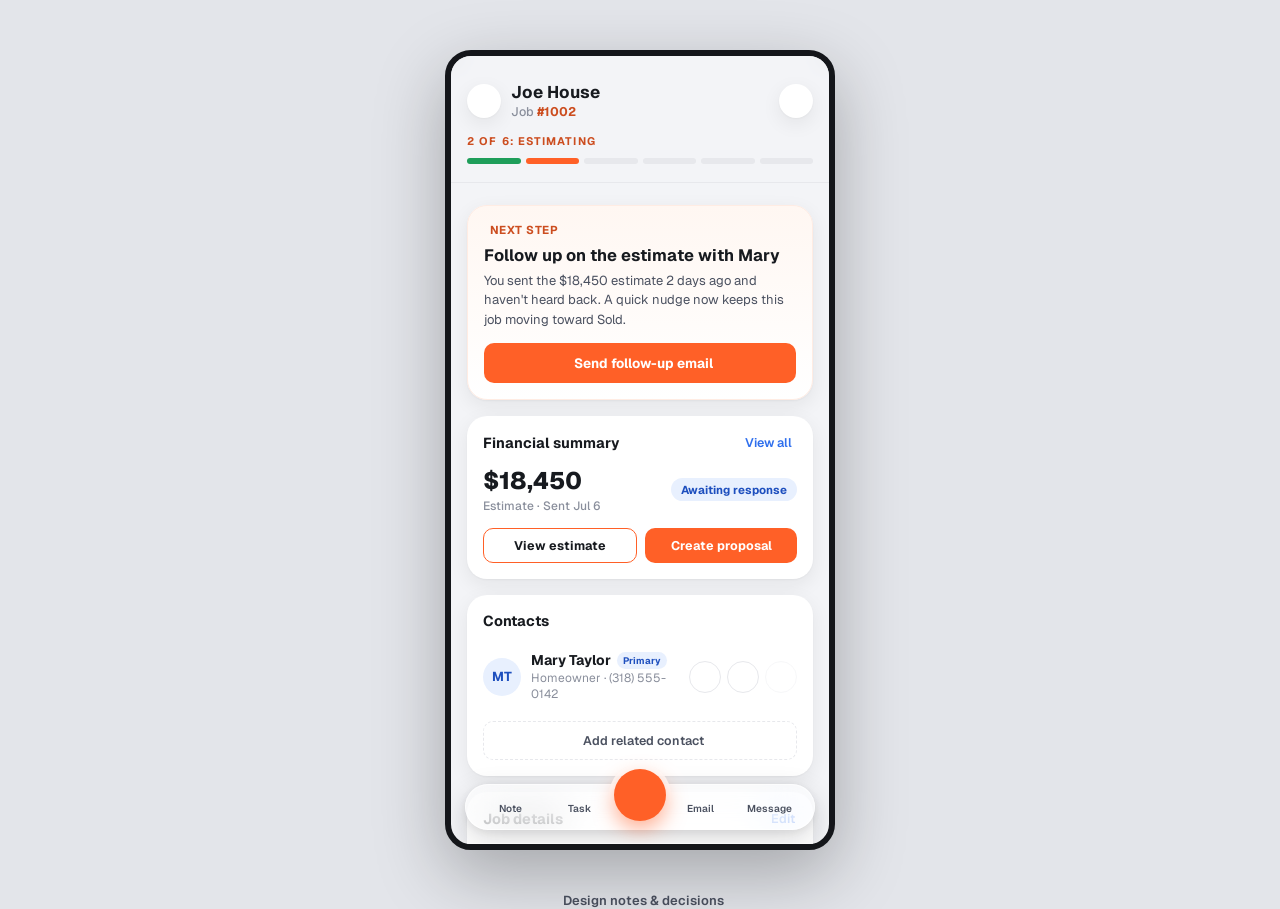
<file: index.html>
<!DOCTYPE html>
<html lang="en">
<head>
<meta charset="UTF-8">
<meta name="viewport" content="width=device-width, initial-scale=1, viewport-fit=cover">
<title>Joe House · Job #1002 · RoofPilot</title>
<link rel="preconnect" href="https://fonts.googleapis.com">
<link rel="preconnect" href="https://fonts.gstatic.com" crossorigin>
<link href="https://fonts.googleapis.com/css2?family=Geist:wght@400;500;600;700;800&display=swap" rel="stylesheet">
<link rel="stylesheet" href="https://use.hugeicons.com/font/icons.css">
<link rel="stylesheet" href="roofpilot-design-system.css">
<!--
  All shared visual styling (tokens, buttons, cards, stepper, sheets, etc.)
  now lives in roofpilot-design-system.css. This file only contains
  the HTML structure + JS behavior specific to the Job page.
-->
</head>
<body>
<div class="device-wrap">
<div class="app-frame" id="frame">
<div class="screen">

  <div class="header">
    <div class="topbar">
      <button class="iconbtn" aria-label="Back"><i class="hgi-stroke hgi-arrow-left-01 icon"></i></button>
      <div class="topbar-title">
        <h1>Joe House</h1>
        <p>Job <span>#1002</span></p>
      </div>
      <button class="iconbtn" id="menuBtn" aria-label="More options"><i class="hgi-stroke hgi-more-vertical icon"></i></button>
    </div>
    <div class="stage-progress" id="stepper">
      <div class="stage-tag" id="stageTag">2 of 6: Estimating</div>
      <div class="stage-bars">
        <button class="stage-bar done" data-stage="Lead" aria-label="Lead — completed"></button>
        <button class="stage-bar active" data-stage="Estimating" aria-label="Estimating — current stage"></button>
        <button class="stage-bar" data-stage="Sold" aria-label="Sold — upcoming"></button>
        <button class="stage-bar" data-stage="In Production" aria-label="In Production — upcoming"></button>
        <button class="stage-bar" data-stage="Accounts Receivable" aria-label="Accounts Receivable — upcoming"></button>
        <button class="stage-bar" data-stage="Completed" aria-label="Completed — upcoming"></button>
      </div>
    </div>
  </div>

  <main>

    <section>
      <div class="next-card">
        <div class="next-eyebrow"><i class="hgi-stroke hgi-flag-01 icon-sm"></i> Next step</div>
        <h3>Follow up on the estimate with Mary</h3>
        <p>You sent the $18,450 estimate 2 days ago and haven't heard back. A quick nudge now keeps this job moving toward Sold.</p>
        <button class="btn btn-primary" id="nextStepBtn">
          <i class="hgi-stroke hgi-mail-01 icon-sm"></i>
          Send follow-up email
        </button>
      </div>
    </section>

    <section>
      <div class="card">
        <div class="card-head">
          <h2>Financial summary</h2>
          <button class="linklike">View all <i class="hgi-stroke hgi-arrow-right-01 icon-sm"></i></button>
        </div>
        <div class="fin-row">
          <div>
            <div class="fin-amount">$18,450</div>
            <div class="fin-sub">Estimate · Sent Jul 6</div>
          </div>
          <span class="pill pill-blue">Awaiting response</span>
        </div>
        <div class="fin-actions">
          <button class="btn btn-secondary btn-sm" style="flex:1" id="viewEstimateBtn">View estimate</button>
          <button class="btn btn-primary btn-sm" style="flex:1" id="createProposalBtn">Create proposal</button>
        </div>
      </div>
    </section>

    <section>
      <div class="card">
        <div class="card-head">
          <h2>Contacts</h2>
        </div>
        <div id="contactsList">
          <div class="contact-row" data-primary="true">
            <div class="avatar">MT</div>
            <div class="contact-info">
              <div class="contact-name">Mary Taylor <span class="tag-tiny">Primary</span></div>
              <div class="contact-sub">Homeowner · (318) 555-0142</div>
            </div>
            <div class="contact-actions">
              <button class="circle-action" data-quick="message" data-name="Mary Taylor" aria-label="Text Mary"><i class="hgi-stroke hgi-message-01 icon-sm"></i></button>
              <button class="circle-action" data-quick="email" data-name="Mary Taylor" aria-label="Email Mary"><i class="hgi-stroke hgi-mail-01 icon-sm"></i></button>
              <button class="circle-action danger" data-delete-contact aria-label="Remove contact"><i class="hgi-stroke hgi-delete-02 icon-sm"></i></button>
            </div>
          </div>
        </div>
        <button class="add-row-btn" id="addContactBtn">
          <i class="hgi-stroke hgi-plus-sign icon-sm"></i>
          Add related contact
        </button>
      </div>
    </section>

    <section>
      <div class="card">
        <div class="card-head">
          <h2>Job details</h2>
          <button class="linklike" id="editFieldsBtn">
            <i class="hgi-stroke hgi-pencil-edit-01 icon-sm"></i>
            Edit
          </button>
        </div>
        <div class="field-grid" id="fieldsView">
          <div class="field"><label>Roof type</label><div class="val">Architectural shingles</div></div>
          <div class="field"><label>Roof age</label><div class="val">18 years</div></div>
          <div class="field"><label>Insurance company</label><div class="val">State Farm</div></div>
          <div class="field"><label>Claim #</label><div class="val">SF-88213-24</div></div>
          <div class="field"><label>Damage type</label><div class="val">Hail</div></div>
          <div class="field"><label>Date of loss</label><div class="val">04/12/2026</div></div>
          <div class="field"><label>Policy #</label><div class="val">HO-5523910</div></div>
          <div class="field"><label>Gated community</label><div class="val">No</div></div>
        </div>
        <div class="field-grid" id="fieldsEdit" style="display:none">
          <div class="field"><label>Roof type</label><input value="Architectural shingles"></div>
          <div class="field"><label>Roof age</label><input value="18 years"></div>
          <div class="field"><label>Insurance company</label><input value="State Farm"></div>
          <div class="field"><label>Claim #</label><input value="SF-88213-24"></div>
          <div class="field"><label>Damage type</label><input value="Hail"></div>
          <div class="field"><label>Date of loss</label><input value="04/12/2026"></div>
          <div class="field"><label>Policy #</label><input value="HO-5523910"></div>
          <div class="field"><label>Gated community</label><input value="No"></div>
        </div>
        <button class="btn btn-primary" id="saveFieldsBtn" style="display:none;margin-top:14px">Save changes</button>
        <div class="toggle-row">
          <span>Show all fields (incl. empty)</span>
          <button class="switch" id="showAllToggle"></button>
        </div>
      </div>
    </section>

    <section>
      <div class="card">
        <div class="card-head">
          <h2>Notes</h2>
        </div>
        <div id="notesList">
          <div class="note-row" data-note-id="seed-1">
            <div class="note-body">
              <div class="note-text">Mary confirmed architectural shingles, color Weathered Wood. Waiting on adjuster approval for full replacement vs. repair.</div>
              <textarea class="note-edit-input" style="display:none">Mary confirmed architectural shingles, color Weathered Wood. Waiting on adjuster approval for full replacement vs. repair.</textarea>
              <div class="note-time">Yesterday, 4:30 PM</div>
              <div class="note-edit-actions" style="display:none">
                <button class="btn btn-outline btn-sm" type="button" data-cancel-note>Cancel</button>
                <button class="btn btn-primary btn-sm" type="button" data-save-note>Save</button>
              </div>
            </div>
            <div class="note-actions">
              <button class="circle-action" data-edit-note aria-label="Edit note"><i class="hgi-stroke hgi-pencil-edit-01 icon-sm"></i></button>
              <button class="circle-action danger" data-delete-note aria-label="Delete note"><i class="hgi-stroke hgi-delete-02 icon-sm"></i></button>
            </div>
          </div>
        </div>
        <p class="empty-hint" id="notesEmptyHint" style="display:none">No notes yet — add one from the bottom bar.</p>
      </div>
    </section>

    <section>
      <div class="card">
        <div class="card-head">
          <h2>Tasks</h2>
          <button class="linklike" id="addTaskLink">
            <i class="hgi-stroke hgi-plus-sign icon-sm"></i>
            Add
          </button>
        </div>
        <div id="tasksList">
          <div class="task-row" data-task="1">
            <button class="check"><i class="hgi-stroke hgi-tick-01"></i></button>
            <div>
              <div class="task-title">Follow up on estimate with Mary</div>
              <div class="task-meta"><span>Due today</span>·<span>Sam Wells</span></div>
            </div>
          </div>
          <div class="task-row" data-task="2">
            <button class="check"><i class="hgi-stroke hgi-tick-01"></i></button>
            <div>
              <div class="task-title">Schedule adjuster walk</div>
              <div class="task-meta"><span>Due Mon, Jul 13</span>·<span>Sam Wells</span></div>
            </div>
          </div>
        </div>
      </div>
    </section>

    <section>
      <div class="card">
        <div class="card-head">
          <h2>Activity</h2>
        </div>
        <div id="activityList">
          <div class="act-row">
            <div class="act-ico" style="background:var(--blue-light);color:var(--blue-dark)"><i class="hgi-stroke hgi-mail-01"></i></div>
            <div class="act-body">
              <div class="act-title">Email sent — Estimate follow-up</div>
              <div class="act-desc">To Mary Taylor</div>
              <div class="act-time">Today, 9:12 AM</div>
            </div>
          </div>
          <div class="act-row">
            <div class="act-ico" style="background:var(--page);color:var(--ink-2)"><i class="hgi-stroke hgi-note-01"></i></div>
            <div class="act-body">
              <div class="act-title">Note added</div>
              <div class="act-desc">Mary confirmed architectural shingles, color Weathered Wood. Waiting on adjuster approval for full replacement vs. repair.</div>
              <div class="act-time">Yesterday, 4:30 PM</div>
            </div>
          </div>
          <div class="act-row">
            <div class="act-ico" style="background:var(--green-light);color:var(--green-dark)"><i class="hgi-stroke hgi-tick-01"></i></div>
            <div class="act-body">
              <div class="act-title">Task completed</div>
              <div class="act-desc">Send estimate to Mary Taylor</div>
              <div class="act-time">Jul 7, 11:05 AM</div>
            </div>
          </div>
          <div class="act-row">
            <div class="act-ico" style="background:var(--orange-light);color:var(--orange-dark)"><i class="hgi-stroke hgi-flag-01"></i></div>
            <div class="act-body">
              <div class="act-title">Stage changed</div>
              <div class="act-desc">Lead → Estimating</div>
              <div class="act-time">Jul 3, 2:18 PM</div>
            </div>
          </div>
          <div class="act-row">
            <div class="act-ico" style="background:var(--purple-light);color:var(--purple)"><i class="hgi-stroke hgi-user-02"></i></div>
            <div class="act-body">
              <div class="act-title">Job created</div>
              <div class="act-desc">From lead source: Referral — Robert Klein</div>
              <div class="act-time">Jul 1, 8:44 AM</div>
            </div>
          </div>
        </div>
      </div>
    </section>

  </main>

</div>

  <div class="bottombar">
    <button class="qa-btn" data-quick="note"><i class="hgi-stroke hgi-note-01"></i><span>Note</span></button>
    <button class="qa-btn" data-quick="task"><i class="hgi-stroke hgi-checkmark-square-02"></i><span>Task</span></button>
    <button class="qa-create" id="fabCreate" aria-label="Create"><i class="hgi-stroke hgi-plus-sign"></i></button>
    <button class="qa-btn" data-quick="email"><i class="hgi-stroke hgi-mail-01"></i><span>Email</span></button>
    <button class="qa-btn" data-quick="message"><i class="hgi-stroke hgi-message-01"></i><span>Message</span></button>
  </div>

  <div class="overlay" id="overlay"></div>

  <!-- Add contact sheet -->
  <div class="sheet" id="sheetContact">
    <div class="sheet-handle"></div>
    <div class="sheet-head"><h3>Add a contact</h3><button class="iconbtn" data-close><i class="hgi-stroke hgi-cancel-01 icon-sm"></i></button></div>
    <p class="sheet-sub">Add a spouse, co-owner, or anyone else involved in this job. They'll show up alongside Mary on the job.</p>
    <div class="form-field"><label>Full name</label><input id="cName" placeholder="e.g. John Doe"></div>
    <div class="form-field">
      <label>Relationship</label>
      <div class="chip-row" id="relChips">
        <button class="chip sel" data-rel="Spouse">Spouse</button>
        <button class="chip" data-rel="Co-owner">Co-owner</button>
        <button class="chip" data-rel="Tenant">Tenant</button>
        <button class="chip" data-rel="Other">Other</button>
      </div>
    </div>
    <div class="form-field"><label>Phone</label><input id="cPhone" placeholder="(318) 555-0198"></div>
    <div class="form-field"><label>Email</label><input id="cEmail" placeholder="name@email.com"></div>
    <div class="checkbox-row"><input type="checkbox" id="cPrimary"><label for="cPrimary">Set as primary contact</label></div>
    <button class="btn btn-primary" id="cSubmit" disabled>Add contact</button>
  </div>

  <!-- Note sheet -->
  <div class="sheet" id="sheetNote">
    <div class="sheet-handle"></div>
    <div class="sheet-head"><h3>New note</h3><button class="iconbtn" data-close><i class="hgi-stroke hgi-cancel-01 icon-sm"></i></button></div>
    <p class="sheet-sub">Visible to your whole team on this job's timeline.</p>
    <div class="form-field"><label>Note</label><textarea id="noteBody" placeholder="Type what happened..."></textarea></div>
    <button class="btn btn-primary" id="noteSubmit">Save note</button>
  </div>

  <!-- Task sheet -->
  <div class="sheet" id="sheetTask">
    <div class="sheet-handle"></div>
    <div class="sheet-head"><h3>New task</h3><button class="iconbtn" data-close><i class="hgi-stroke hgi-cancel-01 icon-sm"></i></button></div>
    <div class="form-field"><label>Title</label><input id="taskTitle" placeholder="e.g. Call roofing supplier"></div>
    <div class="form-field"><label>Due date</label><input id="taskDue" type="date"></div>
    <div class="form-field"><label>Assigned to</label><input id="taskAssignee" value="Sam Wells"></div>
    <button class="btn btn-primary" id="taskSubmit">Create task</button>
  </div>

  <!-- Email sheet -->
  <div class="sheet" id="sheetEmail">
    <div class="sheet-handle"></div>
    <div class="sheet-head"><h3>Send email</h3><button class="iconbtn" data-close><i class="hgi-stroke hgi-cancel-01 icon-sm"></i></button></div>
    <div class="form-field"><label>To</label><select id="emailTo"><option>Mary Taylor — taylor.mary@marytaylor.com</option></select></div>
    <div class="form-field"><label>Subject</label><input id="emailSubject" value="Following up on your roof estimate"></div>
    <div class="form-field"><label>Message</label><textarea id="emailBody">Hi Mary, just checking in on the $18,450 estimate we sent over. Happy to answer any questions or walk through the details on a quick call. Let me know what works!</textarea></div>
    <button class="btn btn-primary" id="emailSubmit">Send email</button>
  </div>

  <!-- Message sheet -->
  <div class="sheet" id="sheetMessage">
    <div class="sheet-handle"></div>
    <div class="sheet-head"><h3>Send text message</h3><button class="iconbtn" data-close><i class="hgi-stroke hgi-cancel-01 icon-sm"></i></button></div>
    <div class="form-field"><label>To</label><select id="msgTo"><option>Mary Taylor — (318) 555-0142</option></select></div>
    <div class="form-field"><label>Message</label><textarea id="msgBody">Hi Mary, it's Sam with RoofPilot Roofing — wanted to follow up on the estimate we sent. Free for a quick call today?</textarea></div>
    <button class="btn btn-primary" id="msgSubmit">Send text</button>
  </div>

  <!-- Create sheet -->
  <div class="sheet" id="sheetCreate">
    <div class="sheet-handle"></div>
    <div class="sheet-head"><h3>Create</h3><button class="iconbtn" data-close><i class="hgi-stroke hgi-cancel-01 icon-sm"></i></button></div>
    <p class="sheet-sub">What do you want to build for this job?</p>
    <button class="create-opt" id="createProposalOpt">
      <div class="oi" style="background:var(--orange-light);color:var(--orange-dark)"><i class="hgi-stroke hgi-file-02"></i></div>
      <div class="ot"><b>Proposal <span class="badge-rec">Recommended</span></b><span>Turn the estimate into a signable proposal</span></div>
    </button>
    <button class="create-opt" id="createEstimateOpt">
      <div class="oi" style="background:var(--blue-light);color:var(--blue-dark)"><i class="hgi-stroke hgi-dollar-01"></i></div>
      <div class="ot"><b>New estimate</b><span>Create another pricing option for Mary</span></div>
    </button>
    <button class="create-opt" disabled>
      <div class="oi" style="background:var(--page);color:var(--ink-3)"><i class="hgi-stroke hgi-clipboard"></i></div>
      <div class="ot"><b>Work order</b><span>Unlocks once the job is Sold</span></div>
    </button>
    <button class="create-opt" disabled style="margin-bottom:0">
      <div class="oi" style="background:var(--page);color:var(--ink-3)"><i class="hgi-stroke hgi-invoice-01"></i></div>
      <div class="ot"><b>Invoice</b><span>Unlocks once the proposal is signed</span></div>
    </button>
  </div>

  <div class="toast" id="toast">
    <div class="tico"><i class="hgi-stroke hgi-tick-01"></i></div>
    <span id="toastMsg">Saved</span>
  </div>

</div>
</div>

<a href="design-notes.html" class="notes-link">
  <i class="hgi-stroke hgi-file-02 icon-sm"></i>
  Design notes &amp; decisions
</a>

<script>
const $=s=>document.querySelector(s), $$=s=>document.querySelectorAll(s);

function hgi(name){ return '<i class="hgi-stroke hgi-'+name+'"></i>'; }
function escapeHtml(s){
  const d=document.createElement('div'); d.textContent=s; return d.innerHTML;
}

const TONES={
  blue:{bg:'var(--blue-light)',fg:'var(--blue-dark)'},
  green:{bg:'var(--green-light)',fg:'var(--green-dark)'},
  gray:{bg:'var(--page)',fg:'var(--ink-2)'},
  orange:{bg:'var(--orange-light)',fg:'var(--orange-dark)'},
  purple:{bg:'var(--purple-light)',fg:'var(--purple)'}
};
function addActivity(tone, iconName, title, desc){
  const t=TONES[tone];
  const list=$('#activityList');
  const row=document.createElement('div');
  row.className='act-row act-new';
  row.innerHTML='<div class="act-ico" style="background:'+t.bg+';color:'+t.fg+'">'+hgi(iconName)+'</div>'+
    '<div class="act-body"><div class="act-title">'+escapeHtml(title)+'</div><div class="act-desc">'+escapeHtml(desc)+'</div><div class="act-time">Just now</div></div>';
  list.prepend(row);
}

const overlay=$('#overlay'), toast=$('#toast'), toastMsg=$('#toastMsg');
let toastTimer;

function openSheet(id){
  overlay.classList.add('open');
  $(id).classList.add('open');
}
function closeSheets(){
  overlay.classList.remove('open');
  $$('.sheet').forEach(s=>s.classList.remove('open'));
}
overlay.addEventListener('click', closeSheets);
$$('[data-close]').forEach(b=>b.addEventListener('click', closeSheets));

function showToast(msg){
  toastMsg.textContent=msg;
  toast.classList.add('show');
  clearTimeout(toastTimer);
  toastTimer=setTimeout(()=>toast.classList.remove('show'), 2600);
}

/* ---- quick action buttons (bottom bar + contact row shortcuts) ---- */
function bindQuickAction(btn){
  btn.addEventListener('click', ()=>{
    const type=btn.dataset.quick;
    if(type==='note') openSheet('#sheetNote');
    if(type==='task') openSheet('#sheetTask');
    if(type==='email') openSheet('#sheetEmail');
    if(type==='message') openSheet('#sheetMessage');
  });
}
$$('[data-quick]').forEach(bindQuickAction);
$('#nextStepBtn').addEventListener('click', ()=>openSheet('#sheetEmail'));
$('#fabCreate').addEventListener('click', ()=>openSheet('#sheetCreate'));
$('#createProposalBtn').addEventListener('click', ()=>openSheet('#sheetCreate'));
$('#viewEstimateBtn').addEventListener('click', ()=>showToast('Opening estimate #E-1002-1…'));

/* ---- stage progress bar ---- */
$$('.stage-bar').forEach(s=>{
  s.addEventListener('click', ()=>{
    if(s.classList.contains('active')) { showToast('You are here: '+s.dataset.stage); return; }
    if(s.classList.contains('done')) { showToast(s.dataset.stage+' — already completed'); return; }
    showToast('Complete the current stage before moving to '+s.dataset.stage);
  });
});

/* ---- notes list (create / edit / delete, plus Activity log entry) ---- */
function noteRowHTML(id, text, time){
  return '<div class="note-row" data-note-id="'+id+'">'+
      '<div class="note-body">'+
        '<div class="note-text">'+escapeHtml(text)+'</div>'+
        '<textarea class="note-edit-input" style="display:none">'+escapeHtml(text)+'</textarea>'+
        '<div class="note-time">'+escapeHtml(time)+'</div>'+
        '<div class="note-edit-actions" style="display:none">'+
          '<button class="btn btn-outline btn-sm" type="button" data-cancel-note>Cancel</button>'+
          '<button class="btn btn-primary btn-sm" type="button" data-save-note>Save</button>'+
        '</div>'+
      '</div>'+
      '<div class="note-actions">'+
        '<button class="circle-action" data-edit-note aria-label="Edit note">'+hgi('pencil-edit-01')+'</button>'+
        '<button class="circle-action danger" data-delete-note aria-label="Delete note">'+hgi('delete-02')+'</button>'+
      '</div>'+
    '</div>';
}
function updateNotesEmptyState(){
  $('#notesEmptyHint').style.display = $('#notesList').children.length ? 'none' : 'block';
}
function attachNoteRow(row){
  const textEl=row.querySelector('.note-text');
  const editInput=row.querySelector('.note-edit-input');
  const editActions=row.querySelector('.note-edit-actions');
  const timeEl=row.querySelector('.note-time');

  row.querySelector('[data-edit-note]').addEventListener('click', ()=>{
    editInput.value=textEl.textContent;
    textEl.style.display='none';
    editInput.style.display='block';
    editActions.style.display='flex';
    editInput.focus();
  });
  row.querySelector('[data-cancel-note]').addEventListener('click', ()=>{
    textEl.style.display='block';
    editInput.style.display='none';
    editActions.style.display='none';
  });
  row.querySelector('[data-save-note]').addEventListener('click', ()=>{
    const val=editInput.value.trim();
    if(!val) return;
    textEl.textContent=val;
    textEl.style.display='block';
    editInput.style.display='none';
    editActions.style.display='none';
    timeEl.textContent='Just now (edited)';
    showToast('Note updated');
    addActivity('gray','pencil-edit-01','Note updated', val);
  });
  row.querySelector('[data-delete-note]').addEventListener('click', ()=>{
    const text=textEl.textContent;
    row.remove();
    showToast('Note deleted');
    addActivity('gray','delete-02','Note deleted', text);
    updateNotesEmptyState();
  });
}
$$('#notesList .note-row').forEach(attachNoteRow);
updateNotesEmptyState();

$('#noteSubmit').addEventListener('click', ()=>{
  const val=$('#noteBody').value.trim();
  if(!val){ $('#noteBody').focus(); return; }
  closeSheets();
  showToast('Note saved');
  addActivity('gray','note-01','Note added', val);

  const wrap=document.createElement('div');
  wrap.innerHTML=noteRowHTML('n'+Date.now(), val, 'Just now');
  const row=wrap.firstElementChild;
  row.classList.add('act-new');
  $('#notesList').prepend(row);
  attachNoteRow(row);
  updateNotesEmptyState();

  $('#noteBody').value='';
});

/* ---- task ---- */
$('#addTaskLink').addEventListener('click', ()=>openSheet('#sheetTask'));
$('#taskSubmit').addEventListener('click', ()=>{
  const title=$('#taskTitle').value.trim();
  if(!title){ $('#taskTitle').focus(); return; }
  const due=$('#taskDue').value || 'No due date';
  const who=$('#taskAssignee').value || 'Unassigned';
  closeSheets();
  showToast('Task created');
  const list=$('#tasksList');
  const row=document.createElement('div');
  row.className='task-row act-new';
  row.innerHTML='<button class="check">'+hgi('tick-01')+'</button>'+
    '<div><div class="task-title">'+escapeHtml(title)+'</div><div class="task-meta"><span>Due '+escapeHtml(due)+'</span>·<span>'+escapeHtml(who)+'</span></div></div>';
  list.appendChild(row);
  attachCheck(row.querySelector('.check'));
  addActivity('green','checkmark-square-02','Task created', title);
  $('#taskTitle').value='';
});

/* ---- email ---- */
$('#emailSubmit').addEventListener('click', ()=>{
  closeSheets();
  showToast('Email sent to Mary Taylor');
  addActivity('blue','mail-01','Email sent — '+$('#emailSubject').value, 'To Mary Taylor');
});

/* ---- message ---- */
$('#msgSubmit').addEventListener('click', ()=>{
  closeSheets();
  showToast('Text sent to Mary Taylor');
  addActivity('purple','message-01','Text message sent', 'To Mary Taylor');
});

/* ---- relationship chips ---- */
let selectedRel='Spouse';
$$('#relChips .chip').forEach(c=>{
  c.addEventListener('click', ()=>{
    $$('#relChips .chip').forEach(x=>x.classList.remove('sel'));
    c.classList.add('sel');
    selectedRel=c.dataset.rel;
  });
});

/* ---- contacts: add / set primary / delete (min. 1 contact required) ---- */
function setPrimaryContact(rowEl){
  $$('#contactsList .contact-row').forEach(r=>{
    r.dataset.primary='false';
    const tag=r.querySelector('.tag-tiny');
    if(tag) tag.remove();
  });
  rowEl.dataset.primary='true';
  rowEl.querySelector('.contact-name').insertAdjacentHTML('beforeend', ' <span class="tag-tiny">Primary</span>');
}
function updateContactDeleteButtons(){
  const rows=$$('#contactsList .contact-row');
  const onlyOne = rows.length<=1;
  rows.forEach(r=>{
    const del=r.querySelector('[data-delete-contact]');
    if(del) del.disabled=onlyOne;
  });
}
function attachContactDelete(row){
  const btn=row.querySelector('[data-delete-contact]');
  if(!btn) return;
  btn.addEventListener('click', ()=>{
    if($$('#contactsList .contact-row').length<=1) return;
    const name=row.querySelector('.contact-name').textContent.replace('Primary','').trim();
    const wasPrimary=row.dataset.primary==='true';
    row.remove();
    showToast(name+' removed from contacts');
    addActivity('gray','delete-02','Contact removed', name);
    const remaining=$$('#contactsList .contact-row');
    if(wasPrimary && remaining.length) setPrimaryContact(remaining[0]);
    updateContactDeleteButtons();
  });
}
$$('#contactsList .contact-row').forEach(row=>{
  attachContactDelete(row);
});
updateContactDeleteButtons();

$('#addContactBtn').addEventListener('click', ()=>openSheet('#sheetContact'));
$('#cName').addEventListener('input', ()=>{
  $('#cSubmit').disabled = $('#cName').value.trim().length===0;
});
$('#cSubmit').addEventListener('click', ()=>{
  const name=$('#cName').value.trim();
  if(!name) return;
  const phone=$('#cPhone').value.trim()||'No phone';
  const isPrimary=$('#cPrimary').checked;
  const initials=name.split(' ').map(w=>w[0]).join('').slice(0,2).toUpperCase();

  closeSheets();
  showToast(name+' added as a contact');

  const list=$('#contactsList');
  const row=document.createElement('div');
  row.className='contact-row act-new';
  row.dataset.primary='false';
  row.innerHTML='<div class="avatar purple">'+escapeHtml(initials)+'</div>'+
    '<div class="contact-info">'+
      '<div class="contact-name">'+escapeHtml(name)+'</div>'+
      '<div class="contact-sub">'+escapeHtml(selectedRel)+' · '+escapeHtml(phone)+'</div>'+
    '</div>'+
    '<div class="contact-actions">'+
      '<button class="circle-action" data-quick="message" data-name="'+escapeHtml(name)+'" aria-label="Text">'+hgi('message-01')+'</button>'+
      '<button class="circle-action" data-quick="email" data-name="'+escapeHtml(name)+'" aria-label="Email">'+hgi('mail-01')+'</button>'+
      '<button class="circle-action danger" data-delete-contact aria-label="Remove contact">'+hgi('delete-02')+'</button>'+
    '</div>';
  list.appendChild(row);

  row.querySelectorAll('[data-quick]').forEach(bindQuickAction);
  attachContactDelete(row);
  if(isPrimary) setPrimaryContact(row);
  updateContactDeleteButtons();

  addActivity('purple','user-02','Contact added', name+' ('+selectedRel+')'+(isPrimary?' · set as primary':''));

  $('#cName').value='';$('#cPhone').value='';$('#cEmail').value='';$('#cPrimary').checked=false;
  $('#cSubmit').disabled=true;
});

/* ---- job fields edit ---- */
$('#editFieldsBtn').addEventListener('click', ()=>{
  $('#fieldsView').style.display='none';
  $('#fieldsEdit').style.display='grid';
  $('#saveFieldsBtn').style.display='block';
});
$('#saveFieldsBtn').addEventListener('click', ()=>{
  const inputs=$$('#fieldsEdit input');
  const labels=$$('#fieldsView .val');
  inputs.forEach((inp,i)=>{ labels[i].textContent=inp.value; });
  $('#fieldsEdit').style.display='none';
  $('#fieldsView').style.display='grid';
  $('#saveFieldsBtn').style.display='none';
  showToast('Job details updated');
  addActivity('gray','pencil-edit-01','Job details updated', '8 fields edited');
});

/* ---- show all fields toggle ---- */
$('#showAllToggle').addEventListener('click', function(){
  this.classList.toggle('on');
});

/* ---- task checkboxes ---- */
function attachCheck(el){
  el.addEventListener('click', ()=>{
    const row=el.closest('.task-row');
    row.classList.toggle('done');
    if(row.classList.contains('done')){
      showToast('Task completed');
      addActivity('green','tick-01', 'Task completed', row.querySelector('.task-title').textContent);
    }
  });
}
$$('.check').forEach(attachCheck);

/* ---- create sheet options ---- */
$('#createProposalOpt').addEventListener('click', ()=>{
  closeSheets();
  showToast('Proposal draft created from estimate');
  addActivity('orange','file-02','Proposal created', 'Draft from $18,450 estimate');
});
$('#createEstimateOpt').addEventListener('click', ()=>{
  closeSheets();
  showToast('New estimate started');
  addActivity('blue','dollar-01','Estimate created', 'New draft estimate');
});

/* ---- menu button ---- */
$('#menuBtn').addEventListener('click', ()=> showToast('Job options'));
</script>
</body>
</html>
</file>
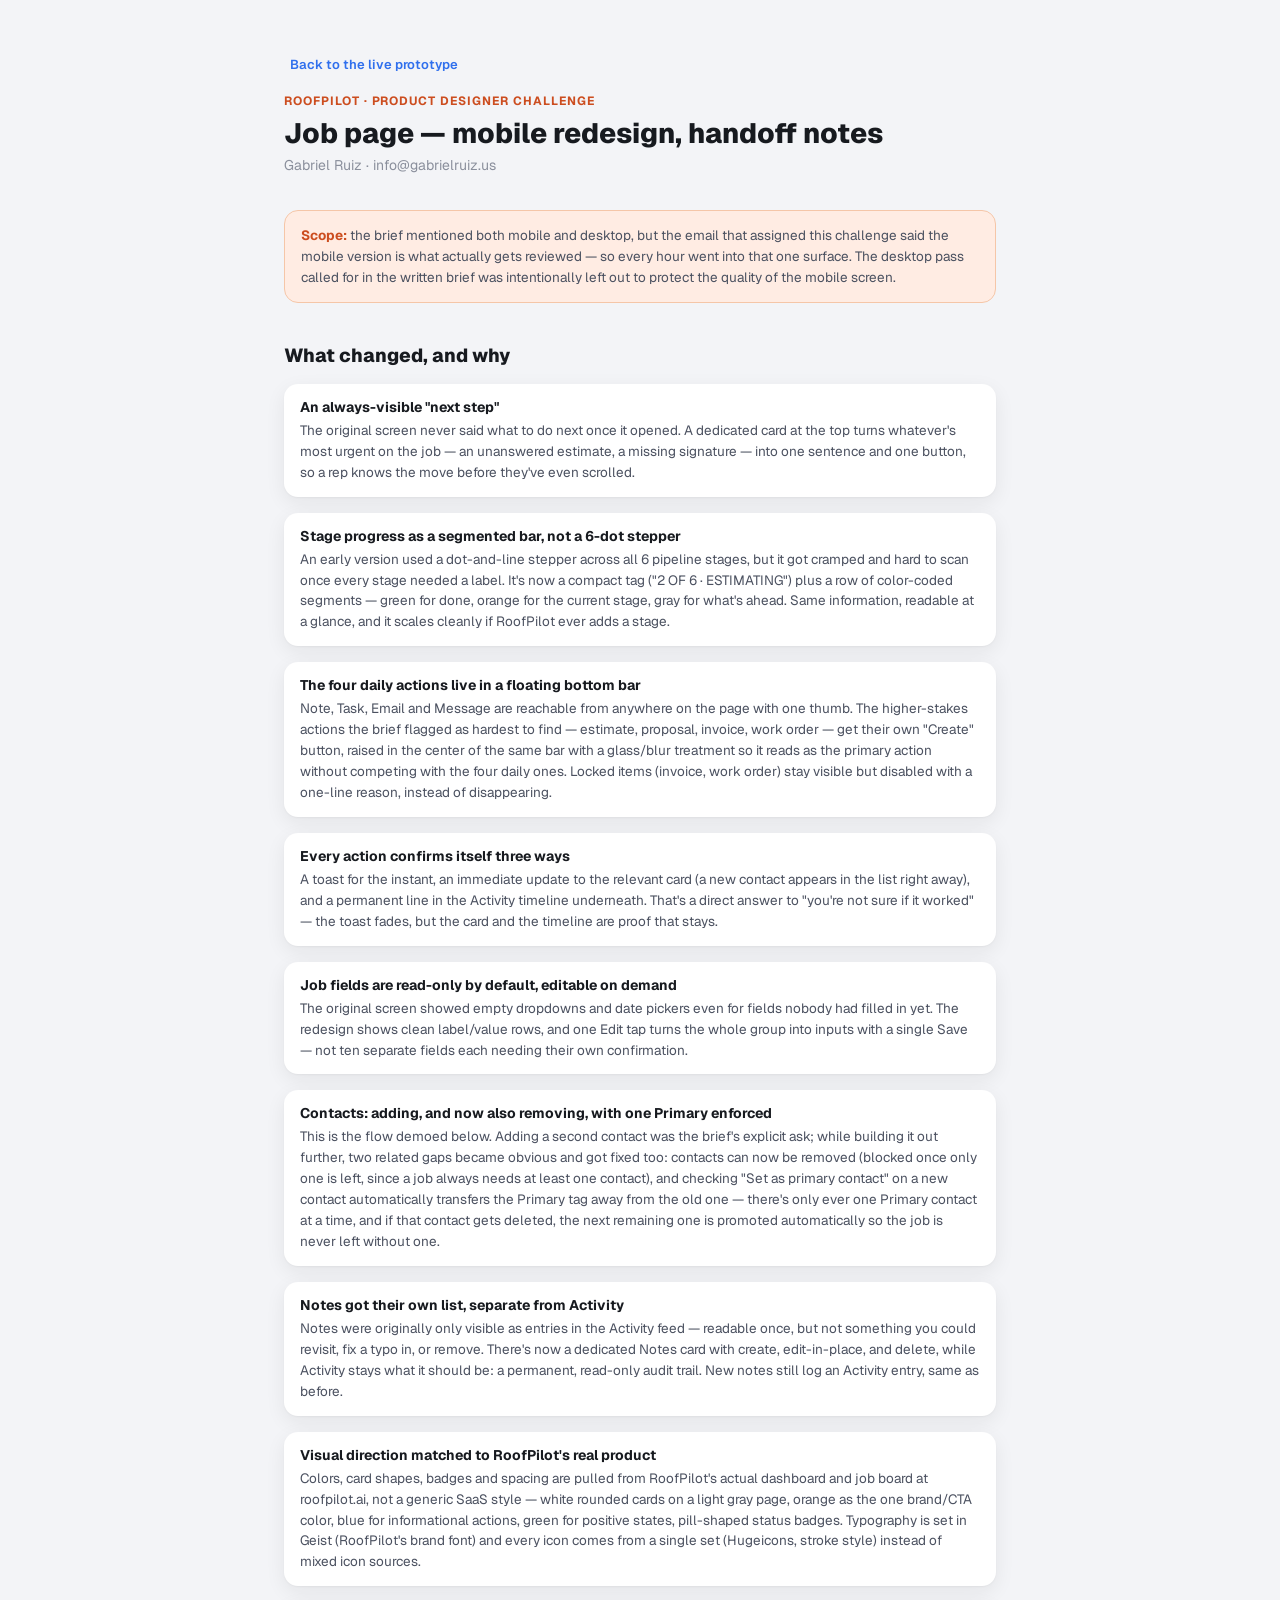
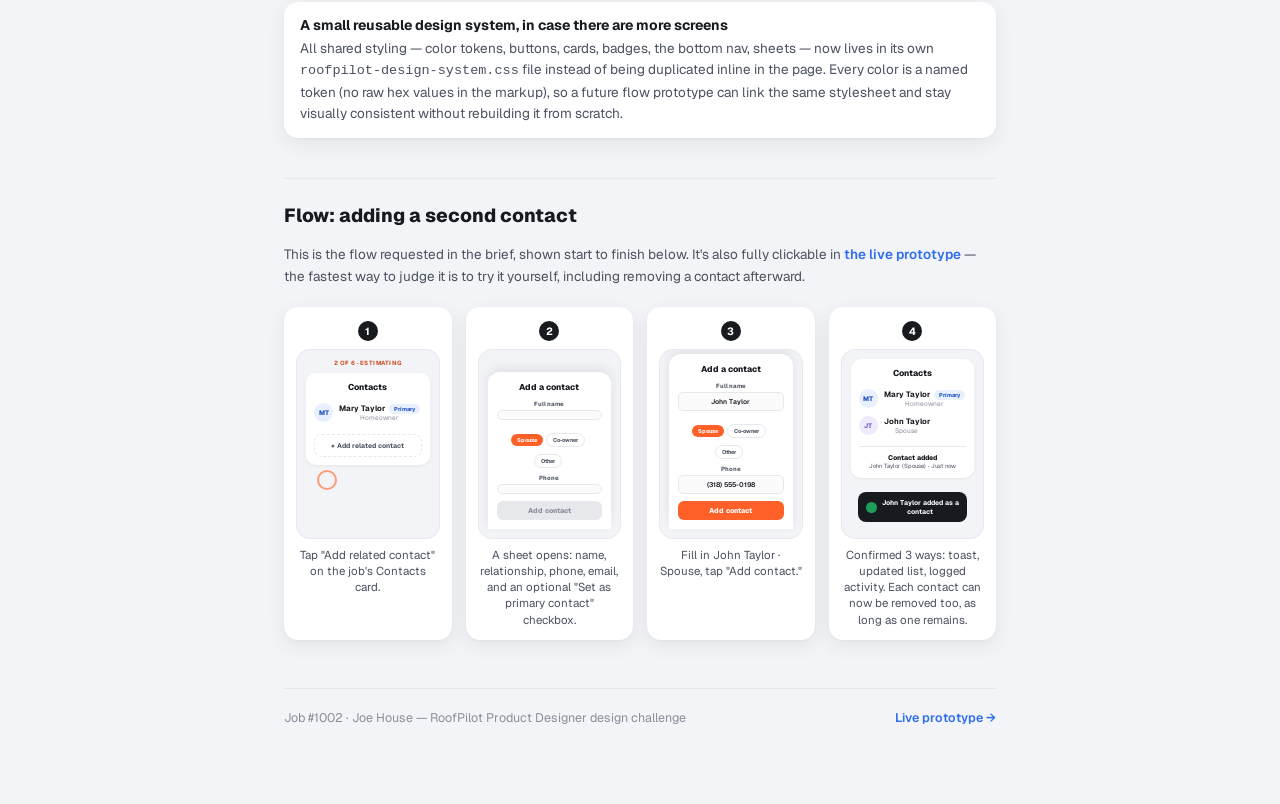
<file: design-notes.html>
<!DOCTYPE html>
<html lang="en">
<head>
<meta charset="UTF-8">
<meta name="viewport" content="width=device-width, initial-scale=1">
<title>Design notes — Job page redesign · RoofPilot</title>
<link rel="preconnect" href="https://fonts.googleapis.com">
<link rel="preconnect" href="https://fonts.gstatic.com" crossorigin>
<link href="https://fonts.googleapis.com/css2?family=Geist:wght@400;500;600;700;800&display=swap" rel="stylesheet">
<link rel="stylesheet" href="https://use.hugeicons.com/font/icons.css">
<link rel="stylesheet" href="roofpilot-design-system.css">
<style>
body{background:var(--page);padding:0}
.doc{max-width:760px;margin:0 auto;padding:48px 24px 80px}
.doc-header{margin-bottom:36px}
.eyebrow{color:var(--orange-dark);font-weight:700;font-size:12px;text-transform:uppercase;letter-spacing:.08em;margin-bottom:8px}
.doc h1{font-size:28px;font-weight:800;margin:0 0 6px;line-height:1.2}
.doc .byline{color:var(--ink-3);font-size:14px;margin:0 0 20px}
.back-link{
  display:inline-flex;align-items:center;gap:6px;font-size:13px;font-weight:600;color:var(--blue);
  text-decoration:none;margin-bottom:20px;
}
.scope-note{
  background:var(--orange-light);border:1px solid #F5C6A8;border-radius:var(--r-md);
  padding:14px 16px;font-size:13.5px;color:var(--ink-2);line-height:1.55;margin-bottom:8px;
}
.scope-note b{color:var(--orange-dark)}
.doc h2{font-size:19px;font-weight:800;margin:40px 0 16px;padding-top:24px;border-top:1px solid var(--line);color:var(--ink)}
.doc h2:first-of-type{border-top:none;padding-top:0}
.dec-list{display:flex;flex-direction:column;gap:16px}
.dec{background:var(--surface);border-radius:var(--r-md);box-shadow:var(--shadow);padding:14px 16px}
.dec b{display:block;font-size:14px;font-weight:700;color:var(--ink);margin-bottom:4px}
.dec p{margin:0;font-size:13.5px;color:var(--ink-2);line-height:1.55}
.flow-intro{font-size:13.5px;color:var(--ink-2);line-height:1.6;margin-bottom:20px}
.flow-intro a{color:var(--blue);font-weight:600;text-decoration:none}
.flow-grid{display:grid;grid-template-columns:repeat(4,1fr);gap:14px}
@media (max-width:680px){.flow-grid{grid-template-columns:repeat(2,1fr)}}
.flow-step{background:var(--surface);border-radius:var(--r-md);box-shadow:var(--shadow);padding:12px;text-align:center}
.flow-num{
  display:inline-flex;width:20px;height:20px;border-radius:50%;background:var(--ink);color:#fff;
  align-items:center;justify-content:center;font-size:10.5px;font-weight:700;margin-bottom:8px;
}
.flow-cap{font-size:11.5px;color:var(--ink-2);margin-top:8px;line-height:1.4}
.mini-phone{
  border:1px solid var(--line);border-radius:14px;background:var(--page);padding:9px;height:190px;
  position:relative;overflow:hidden;display:flex;flex-direction:column;justify-content:flex-start;
}
.mini-card{background:#fff;border-radius:10px;padding:8px;box-shadow:0 1px 3px rgba(0,0,0,.06)}
.mini-title{font-size:8.5px;font-weight:800;margin-bottom:6px;color:var(--ink)}
.mini-row{display:flex;align-items:center;gap:6px;padding:4px 0}
.mini-avatar{width:19px;height:19px;border-radius:50%;background:var(--blue-light);color:var(--blue-dark);font-size:6.5px;font-weight:800;display:flex;align-items:center;justify-content:center;flex-shrink:0}
.mini-avatar.purple{background:var(--purple-light);color:var(--purple)}
.mini-name{font-size:7.8px;font-weight:700;color:var(--ink)}
.mini-sub{font-size:6.6px;color:var(--ink-3)}
.mini-tag{font-size:5.6px;font-weight:700;color:var(--blue-dark);background:var(--blue-light);padding:1px 5px;border-radius:10px;margin-left:4px}
.mini-btn-dash{
  margin-top:8px;border:1.5px dashed var(--line);border-radius:8px;text-align:center;padding:6px;font-size:6.8px;font-weight:700;color:var(--ink-2);
}
.tap-dot{position:absolute;width:20px;height:20px;border:2px solid var(--orange);border-radius:50%;opacity:.6}
.sheet-mini{background:#fff;border-radius:12px 12px 0 0;padding:9px;position:absolute;left:9px;right:9px;bottom:9px;box-shadow:0 -4px 12px rgba(0,0,0,.08)}
.sheet-mini .h{font-size:8.5px;font-weight:800;margin-bottom:7px;color:var(--ink)}
.mini-field{margin-bottom:6px}
.mini-field .l{font-size:6px;font-weight:700;color:var(--ink-2);margin-bottom:2px}
.mini-field .v{border:1px solid var(--line);border-radius:5px;padding:4px 6px;font-size:6.8px;background:#fbfbfc;min-height:9px;color:var(--ink-3)}
.mini-field .v.filled{color:var(--ink);font-weight:600}
.chip-mini{display:inline-block;font-size:5.6px;font-weight:700;padding:2px 6px;border-radius:10px;background:var(--orange);color:#fff;margin-right:3px}
.chip-mini.off{background:#fff;border:1px solid var(--line);color:var(--ink-2)}
.mini-submit{background:var(--orange);color:#fff;text-align:center;border-radius:6px;padding:5px;font-size:7px;font-weight:800;margin-top:7px}
.toast-mini{
  position:absolute;left:16px;right:16px;bottom:16px;background:var(--ink);color:#fff;border-radius:8px;
  padding:6px 8px;font-size:6.8px;font-weight:700;display:flex;align-items:center;gap:5px;
}
.toast-dot{width:11px;height:11px;border-radius:50%;background:var(--green);flex-shrink:0}
.act-mini{border-top:1px solid var(--line);margin-top:7px;padding-top:6px}
.act-mini .t{font-size:6.8px;font-weight:800;color:var(--ink)}
.act-mini .d{font-size:6px;color:var(--ink-2)}
.stage-mini{font-size:6px;font-weight:700;color:var(--orange-dark);text-transform:uppercase;letter-spacing:.08em;margin-bottom:6px}
footer{margin-top:48px;padding-top:20px;border-top:1px solid var(--line);font-size:12.5px;color:var(--ink-3);display:flex;justify-content:space-between;flex-wrap:wrap;gap:8px}
footer a{color:var(--blue);font-weight:600;text-decoration:none}
</style>
</head>
<body>

<div class="doc">

  <a class="back-link" href="index.html"><i class="hgi-stroke hgi-arrow-left-01 icon-sm"></i> Back to the live prototype</a>

  <div class="doc-header">
    <div class="eyebrow">RoofPilot · Product Designer challenge</div>
    <h1>Job page — mobile redesign, handoff notes</h1>
    <p class="byline">Gabriel Ruiz · info@gabrielruiz.us</p>
  </div>

  <div class="scope-note"><b>Scope:</b> the brief mentioned both mobile and desktop, but the email that assigned this challenge said the mobile version is what actually gets reviewed — so every hour went into that one surface. The desktop pass called for in the written brief was intentionally left out to protect the quality of the mobile screen.</div>

  <h2>What changed, and why</h2>
  <div class="dec-list">

    <div class="dec">
      <b>An always-visible "next step"</b>
      <p>The original screen never said what to do next once it opened. A dedicated card at the top turns whatever's most urgent on the job — an unanswered estimate, a missing signature — into one sentence and one button, so a rep knows the move before they've even scrolled.</p>
    </div>

    <div class="dec">
      <b>Stage progress as a segmented bar, not a 6-dot stepper</b>
      <p>An early version used a dot-and-line stepper across all 6 pipeline stages, but it got cramped and hard to scan once every stage needed a label. It's now a compact tag ("2 OF 6 · ESTIMATING") plus a row of color-coded segments — green for done, orange for the current stage, gray for what's ahead. Same information, readable at a glance, and it scales cleanly if RoofPilot ever adds a stage.</p>
    </div>

    <div class="dec">
      <b>The four daily actions live in a floating bottom bar</b>
      <p>Note, Task, Email and Message are reachable from anywhere on the page with one thumb. The higher-stakes actions the brief flagged as hardest to find — estimate, proposal, invoice, work order — get their own "Create" button, raised in the center of the same bar with a glass/blur treatment so it reads as the primary action without competing with the four daily ones. Locked items (invoice, work order) stay visible but disabled with a one-line reason, instead of disappearing.</p>
    </div>

    <div class="dec">
      <b>Every action confirms itself three ways</b>
      <p>A toast for the instant, an immediate update to the relevant card (a new contact appears in the list right away), and a permanent line in the Activity timeline underneath. That's a direct answer to "you're not sure if it worked" — the toast fades, but the card and the timeline are proof that stays.</p>
    </div>

    <div class="dec">
      <b>Job fields are read-only by default, editable on demand</b>
      <p>The original screen showed empty dropdowns and date pickers even for fields nobody had filled in yet. The redesign shows clean label/value rows, and one Edit tap turns the whole group into inputs with a single Save — not ten separate fields each needing their own confirmation.</p>
    </div>

    <div class="dec">
      <b>Contacts: adding, and now also removing, with one Primary enforced</b>
      <p>This is the flow demoed below. Adding a second contact was the brief's explicit ask; while building it out further, two related gaps became obvious and got fixed too: contacts can now be removed (blocked once only one is left, since a job always needs at least one contact), and checking "Set as primary contact" on a new contact automatically transfers the Primary tag away from the old one — there's only ever one Primary contact at a time, and if that contact gets deleted, the next remaining one is promoted automatically so the job is never left without one.</p>
    </div>

    <div class="dec">
      <b>Notes got their own list, separate from Activity</b>
      <p>Notes were originally only visible as entries in the Activity feed — readable once, but not something you could revisit, fix a typo in, or remove. There's now a dedicated Notes card with create, edit-in-place, and delete, while Activity stays what it should be: a permanent, read-only audit trail. New notes still log an Activity entry, same as before.</p>
    </div>

    <div class="dec">
      <b>Visual direction matched to RoofPilot's real product</b>
      <p>Colors, card shapes, badges and spacing are pulled from RoofPilot's actual dashboard and job board at roofpilot.ai, not a generic SaaS style — white rounded cards on a light gray page, orange as the one brand/CTA color, blue for informational actions, green for positive states, pill-shaped status badges. Typography is set in Geist (RoofPilot's brand font) and every icon comes from a single set (Hugeicons, stroke style) instead of mixed icon sources.</p>
    </div>

    <div class="dec">
      <b>A small reusable design system, in case there are more screens</b>
      <p>All shared styling — color tokens, buttons, cards, badges, the bottom nav, sheets — now lives in its own <code>roofpilot-design-system.css</code> file instead of being duplicated inline in the page. Every color is a named token (no raw hex values in the markup), so a future flow prototype can link the same stylesheet and stay visually consistent without rebuilding it from scratch.</p>
    </div>

  </div>

  <h2>Flow: adding a second contact</h2>
  <p class="flow-intro">This is the flow requested in the brief, shown start to finish below. It's also fully clickable in <a href="index.html">the live prototype</a> — the fastest way to judge it is to try it yourself, including removing a contact afterward.</p>

  <div class="flow-grid">

    <div class="flow-step">
      <div class="flow-num">1</div>
      <div class="mini-phone">
        <div class="stage-mini">2 of 6 · Estimating</div>
        <div class="mini-card">
          <div class="mini-title">Contacts</div>
          <div class="mini-row"><div class="mini-avatar">MT</div><div><div class="mini-name">Mary Taylor<span class="mini-tag">Primary</span></div><div class="mini-sub">Homeowner</div></div></div>
          <div class="mini-btn-dash">+ Add related contact</div>
        </div>
        <div class="tap-dot" style="left:20px;top:120px"></div>
      </div>
      <div class="flow-cap">Tap "Add related contact" on the job's Contacts card.</div>
    </div>

    <div class="flow-step">
      <div class="flow-num">2</div>
      <div class="mini-phone">
        <div class="sheet-mini">
          <div class="h">Add a contact</div>
          <div class="mini-field"><div class="l">Full name</div><div class="v"></div></div>
          <div style="margin-bottom:6px"><span class="chip-mini">Spouse</span><span class="chip-mini off">Co-owner</span><span class="chip-mini off">Other</span></div>
          <div class="mini-field"><div class="l">Phone</div><div class="v"></div></div>
          <div class="mini-submit" style="background:var(--line);color:var(--ink-3)">Add contact</div>
        </div>
      </div>
      <div class="flow-cap">A sheet opens: name, relationship, phone, email, and an optional "Set as primary contact" checkbox.</div>
    </div>

    <div class="flow-step">
      <div class="flow-num">3</div>
      <div class="mini-phone">
        <div class="sheet-mini">
          <div class="h">Add a contact</div>
          <div class="mini-field"><div class="l">Full name</div><div class="v filled">John Taylor</div></div>
          <div style="margin-bottom:6px"><span class="chip-mini">Spouse</span><span class="chip-mini off">Co-owner</span><span class="chip-mini off">Other</span></div>
          <div class="mini-field"><div class="l">Phone</div><div class="v filled">(318) 555-0198</div></div>
          <div class="mini-submit">Add contact</div>
        </div>
      </div>
      <div class="flow-cap">Fill in John Taylor · Spouse, tap "Add contact."</div>
    </div>

    <div class="flow-step">
      <div class="flow-num">4</div>
      <div class="mini-phone">
        <div class="mini-card">
          <div class="mini-title">Contacts</div>
          <div class="mini-row"><div class="mini-avatar">MT</div><div><div class="mini-name">Mary Taylor<span class="mini-tag">Primary</span></div><div class="mini-sub">Homeowner</div></div></div>
          <div class="mini-row"><div class="mini-avatar purple">JT</div><div><div class="mini-name">John Taylor</div><div class="mini-sub">Spouse</div></div></div>
          <div class="act-mini"><div class="t">Contact added</div><div class="d">John Taylor (Spouse) · Just now</div></div>
        </div>
        <div class="toast-mini"><div class="toast-dot"></div>John Taylor added as a contact</div>
      </div>
      <div class="flow-cap">Confirmed 3 ways: toast, updated list, logged activity. Each contact can now be removed too, as long as one remains.</div>
    </div>

  </div>

  <footer>
    <span>Job #1002 · Joe House — RoofPilot Product Designer design challenge</span>
    <span><a href="index.html">Live prototype →</a></span>
  </footer>

</div>

</body>
</html>
</file>
<file: roofpilot-design-system.css>
/*
  RoofPilot Prototype Design System
  ----------------------------------
  Base visual language for mobile "vibe coded" prototypes matching
  RoofPilot's product UI (roofpilot.ai). Extracted from the Job page
  redesign so future flow prototypes can reuse the same look without
  rebuilding tokens/components from scratch.

  Usage: link this file, then build your screen's HTML using the
  classes below. Only write new CSS for things this file doesn't
  cover — everything here is meant to be reused as-is.

  Requires (load in <head> before this file):
  <link href="https://fonts.googleapis.com/css2?family=Geist:wght@400;500;600;700;800&display=swap" rel="stylesheet">
  <link rel="stylesheet" href="https://use.hugeicons.com/font/icons.css">

  House rules (adopted from shadcn/ui's component conventions, applied to
  plain HTML/CSS since this project has no React/build step):
  1. Semantic tokens only. Never write a raw hex/rgb color in markup or
     component CSS — always reference a --token from section 1. If a
     color pair you need doesn't have a token yet, add one here first.
  2. Compose, don't reinvent. Before adding a new class, check if an
     existing component (.card, .pill, .chip, .btn, .circle-action...)
     already covers the need.
  3. Gap over margin hacks. Use flex/grid `gap` for spacing between
     sibling elements; reserve margin for spacing a block from what's
     above/below it (e.g. `section{margin-top:...}`).
  4. Dedicated classes for states, not inline styles. Loading/empty/
     disabled/danger states get a class (e.g. .empty-hint, [disabled],
     .circle-action.danger) instead of one-off style="" attributes.
  5. Icons stay unstyled beyond size. Icon color always inherits from
     the parent via `color`, sizing only via .icon/.icon-sm/.icon-lg.
*/

/* =========================================================
   1. DESIGN TOKENS
   ========================================================= */
:root{
  /* brand */
  --orange:#FF6027; --orange-dark:#CC4D1F; --orange-light:#FFECE3;
  /* semantic / status (each has a light bg + a dark fg meant to pair together) */
  --blue:#2F6FED; --blue-light:#E8F0FE; --blue-dark:#1E4FBE;
  --green:#1E9E5A; --green-light:#E3F8EC; --green-dark:#146B3C;
  --amber:#B4740E; --amber-light:#FCF0DA;
  --red:#D6423C; --red-light:#FCEAE9;
  --purple:#7C5CDB; --purple-light:#EFEAFC;
  /* neutrals */
  --ink:#171A1F; --ink-2:#4B5160; --ink-3:#8A8F9C;
  --line:#E7E8EC; --surface:#FFFFFF; --page:#F3F4F7;
  /* radius */
  --r-lg:20px; --r-md:14px; --r-sm:10px;
  /* elevation */
  --shadow:0 1px 2px rgba(23,26,31,.04), 0 6px 20px rgba(23,26,31,.07);
}

/* =========================================================
   2. RESET & BASE TYPOGRAPHY
   ========================================================= */
*{box-sizing:border-box}
html,body{margin:0;padding:0;height:100%}
body{
  font-family:'Geist',-apple-system,BlinkMacSystemFont,'Segoe UI',sans-serif;
  background:#E3E5EA;
  color:var(--ink);
  -webkit-font-smoothing:antialiased;
}
img{max-width:100%}
button{font-family:inherit;cursor:pointer}
input,select,textarea{font-family:inherit}
.icon{font-size:18px}
.icon-sm{font-size:15px}
.icon-lg{font-size:22px}

/* =========================================================
   3. MOBILE DEVICE VIEWPORT
   Wrap every screen in .device-wrap > .app-frame > .screen
   ========================================================= */
.device-wrap{min-height:100vh;min-height:100dvh;display:flex;align-items:center;justify-content:center;padding:28px 16px}
.app-frame{
  width:390px;height:800px;max-height:calc(100vh - 56px);max-height:calc(100dvh - 56px);
  background:var(--page);position:relative;overflow:hidden;
  border-radius:26px;border:6px solid #14161A;box-shadow:0 24px 70px rgba(0,0,0,.28);
}
.screen{position:absolute;inset:0;overflow-y:auto;scrollbar-width:none}
.screen::-webkit-scrollbar{display:none}
@media (max-width:480px){
  .device-wrap{padding:0}
  .app-frame{width:100%;height:100vh;height:100dvh;max-height:none;border-radius:0;border:none;box-shadow:none}
}
/* Link to the handoff notes page, sits in the page background below the
   device frame. No room for it once the frame goes fullscreen on a real
   phone, so it's hidden at that breakpoint — reviewers on desktop see it. */
.notes-link{
  display:flex;align-items:center;justify-content:center;gap:6px;
  margin:-8px 0 24px;font-size:13px;font-weight:600;color:var(--ink-2);text-decoration:none;
}
.notes-link:hover{color:var(--orange-dark)}
@media (max-width:480px){
  .notes-link{display:none}
}

/* =========================================================
   4. HEADER (topbar + optional stage stepper, sticky)
   ========================================================= */
.header{
  position:sticky;top:0;z-index:20;background:rgba(243,244,247,.94);backdrop-filter:blur(8px);
  border-bottom:1px solid var(--line);
}
.topbar{display:flex;align-items:center;gap:10px;padding:26px 16px 14px}
.iconbtn{
  width:34px;height:34px;border-radius:50%;border:none;background:var(--surface);
  display:flex;align-items:center;justify-content:center;color:var(--ink-2);box-shadow:var(--shadow);flex-shrink:0;
}
.topbar-title{flex:1;min-width:0}
.topbar-title h1{margin:0;font-size:17px;font-weight:700;line-height:1.2;color:var(--ink)}
.topbar-title p{margin:1px 0 0;font-size:12.5px;color:var(--ink-3);font-weight:500}
.topbar-title p span{color:var(--orange-dark);font-weight:700}

/* stage progress bar (optional, used on screens with a pipeline/status).
   A compact tag ("2 of 6: Estimating") plus a row of equal-width segments —
   one per stage — colored done/active/upcoming. Replaces the old dot+line
   stepper, which didn't scale past a handful of stages. */
.stage-progress{padding:0 16px 18px}
.stage-tag{
  display:block;color:var(--orange-dark);
  font-size:11px;font-weight:700;text-transform:uppercase;letter-spacing:.1em;
  margin-bottom:10px;
}
.stage-bars{display:flex;gap:5px}
.stage-bar{flex:1 1 0;height:6px;min-width:0;border-radius:100px;border:none;padding:0;background:var(--line)}
.stage-bar.done{background:var(--green)}
.stage-bar.active{background:var(--orange)}

/* =========================================================
   5. PAGE / SECTION / CARD LAYOUT
   ========================================================= */
main{padding:6px 16px 120px}
section{margin-top:16px}
.card{
  background:var(--surface);border-radius:var(--r-lg);box-shadow:var(--shadow);
  padding:16px 16px 16px;
}
.card-head{display:flex;align-items:center;justify-content:space-between;margin-bottom:12px}
.card-head h2{margin:0;font-size:14.5px;font-weight:700;color:var(--ink)}
.linklike{
  background:none;border:none;color:var(--blue);font-weight:600;font-size:12.5px;
  display:flex;align-items:center;gap:3px;padding:2px;
}

/* highlighted "next step" style card */
.next-card{
  background:linear-gradient(180deg,#FFF7F2,#FFFFFF);border:1px solid var(--orange-light);
  border-radius:var(--r-lg);padding:16px;box-shadow:var(--shadow);
}
.next-eyebrow{display:flex;align-items:center;gap:6px;color:var(--orange-dark);font-weight:700;font-size:11.5px;text-transform:uppercase;letter-spacing:.04em;margin-bottom:8px}
.next-card h3{margin:0 0 4px;font-size:16.5px;font-weight:700;line-height:1.3}
.next-card p{margin:0 0 14px;font-size:13px;color:var(--ink-2);line-height:1.5}

/* =========================================================
   6. BUTTONS
   ========================================================= */
.btn{
  border:none;border-radius:var(--r-sm);font-weight:700;font-size:13.5px;padding:11px 16px;
  display:inline-flex;align-items:center;justify-content:center;gap:6px;width:100%;
}
.btn-primary{background:var(--orange);color:#fff}
.btn-primary:active{background:var(--orange-dark)}
.btn-secondary{background:#fff;color:var(--ink);border:1.5px solid var(--orange)}
.btn-outline{background:#fff;color:var(--ink-2);border:1px solid var(--line)}
.btn-ghost{background:var(--page);color:var(--ink-2)}
.btn-sm{padding:8px 12px;font-size:12.5px;width:auto}
.btn[disabled]{opacity:.45;pointer-events:none}

/* =========================================================
   7. FINANCIAL / SUMMARY ROWS & BADGES
   ========================================================= */
.fin-row{display:flex;align-items:center;justify-content:space-between}
.fin-amount{font-size:24px;font-weight:800;color:var(--ink)}
.fin-sub{font-size:12px;color:var(--ink-3);font-weight:500;margin-top:2px}
.pill{display:inline-flex;align-items:center;gap:4px;padding:4px 10px;border-radius:100px;font-size:11.5px;font-weight:700}
.pill-blue{background:var(--blue-light);color:var(--blue-dark)}
.pill-green{background:var(--green-light);color:#146B3C}
.pill-amber{background:var(--amber-light);color:var(--amber)}
.pill-gray{background:var(--page);color:var(--ink-2)}
.fin-actions{display:flex;gap:8px;margin-top:14px}

/* =========================================================
   8. CONTACT / PEOPLE ROWS
   ========================================================= */
.contact-row{display:flex;align-items:center;gap:10px;padding:9px 0}
.contact-row+.contact-row{border-top:1px solid var(--line)}
.avatar{
  width:38px;height:38px;border-radius:50%;background:var(--blue-light);color:var(--blue-dark);
  display:flex;align-items:center;justify-content:center;font-weight:700;font-size:13px;flex-shrink:0
}
.avatar.purple{background:var(--purple-light);color:var(--purple)}
.contact-info{flex:1;min-width:0}
.contact-name{font-size:14px;font-weight:700;display:flex;align-items:center;gap:6px}
.tag-tiny{font-size:9.5px;font-weight:700;color:var(--blue-dark);background:var(--blue-light);padding:2px 6px;border-radius:100px}
.contact-sub{font-size:12px;color:var(--ink-3);margin-top:1px}
.contact-actions{display:flex;gap:6px}
.circle-action{width:32px;height:32px;border-radius:50%;border:1px solid var(--line);background:#fff;display:flex;align-items:center;justify-content:center;color:var(--ink-2)}
.circle-action.danger{color:var(--red)}
.circle-action[disabled]{opacity:.35;pointer-events:none}
.add-row-btn{
  display:flex;align-items:center;justify-content:center;gap:6px;width:100%;margin-top:10px;
  padding:10px;border-radius:var(--r-sm);border:1.5px dashed var(--line);background:transparent;color:var(--ink-2);font-weight:600;font-size:12.5px;
}

/* =========================================================
   8b. NOTES LIST (create / edit-in-place / delete)
   ========================================================= */
.note-row{display:flex;align-items:flex-start;gap:10px;padding:10px 0}
.note-row+.note-row{border-top:1px solid var(--line)}
.note-body{flex:1;min-width:0}
.note-text{font-size:13px;color:var(--ink);line-height:1.45}
.note-time{font-size:11px;color:var(--ink-3);margin-top:4px;font-weight:500}
.note-actions{display:flex;gap:6px;flex-shrink:0}
.note-edit-input{
  width:100%;border:1.5px solid var(--line);border-radius:10px;padding:8px 10px;font-size:13px;
  color:var(--ink);background:#fbfbfc;resize:vertical;min-height:64px;
}
.note-edit-input:focus{outline:none;border-color:var(--orange)}
.note-edit-actions{display:flex;gap:8px;justify-content:flex-end;margin-top:8px}
.empty-hint{font-size:12.5px;color:var(--ink-3);text-align:center;padding:8px 0 2px}

/* =========================================================
   9. READ/EDIT FIELD GRID
   ========================================================= */
.field-grid{display:grid;grid-template-columns:1fr 1fr;gap:14px 12px}
.field{min-width:0}
.field label{display:block;font-size:11px;color:var(--ink-3);font-weight:600;margin-bottom:3px}
.field .val{font-size:13.5px;font-weight:600;color:var(--ink)}
.field .val.muted{color:var(--ink-3);font-weight:500}
.field input,.field select{
  width:100%;border:1px solid var(--line);border-radius:8px;padding:7px 8px;font-size:13px;background:#fbfbfc
}
.toggle-row{display:flex;align-items:center;justify-content:space-between;margin-top:14px;padding-top:12px;border-top:1px solid var(--line)}
.toggle-row span{font-size:12px;color:var(--ink-2);font-weight:600}
.switch{width:36px;height:21px;border-radius:100px;background:var(--line);position:relative;flex-shrink:0;border:none}
.switch.on{background:var(--orange)}
.switch::after{content:'';position:absolute;width:17px;height:17px;background:#fff;border-radius:50%;top:2px;left:2px;transition:left .15s}
.switch.on::after{left:17px}

/* =========================================================
   10. TASK LIST
   ========================================================= */
.task-row{display:flex;align-items:flex-start;gap:10px;padding:9px 0}
.task-row+.task-row{border-top:1px solid var(--line)}
.check{width:20px;height:20px;border-radius:6px;border:2px solid var(--line);flex-shrink:0;margin-top:1px;display:flex;align-items:center;justify-content:center;background:#fff;color:#fff}
.check i{font-size:12px;opacity:0}
.task-row.done .check{background:var(--green);border-color:var(--green)}
.task-row.done .check i{opacity:1}
.task-row.done .task-title{text-decoration:line-through;color:var(--ink-3)}
.task-title{font-size:13.5px;font-weight:600}
.task-meta{font-size:11.5px;color:var(--ink-3);margin-top:2px;display:flex;gap:8px;align-items:center}

/* =========================================================
   11. ACTIVITY / TIMELINE FEED
   ========================================================= */
.act-row{display:flex;gap:10px;padding:10px 0}
.act-row+.act-row{border-top:1px solid var(--line)}
.act-ico{width:30px;height:30px;border-radius:50%;flex-shrink:0;display:flex;align-items:center;justify-content:center}
.act-ico i{font-size:15px}
.act-body{flex:1;min-width:0}
.act-title{font-size:13px;font-weight:700;line-height:1.35}
.act-desc{font-size:12px;color:var(--ink-2);margin-top:2px;line-height:1.4}
.act-time{font-size:11px;color:var(--ink-3);margin-top:3px;font-weight:500}
.act-new{animation:flash .9s ease}
@keyframes flash{0%{background:var(--orange-light)}100%{background:transparent}}

/* =========================================================
   12. FLOATING GLASS BOTTOM NAV
   5 items: 2 quick actions, elevated center "Create" button, 2 more
   quick actions. Floats above content with a glassmorphism pill.
   ========================================================= */
.bottombar{
  position:absolute;left:14px;right:14px;bottom:calc(14px + env(safe-area-inset-bottom));
  display:flex;align-items:center;justify-content:space-between;
  padding:8px 10px;border-radius:100px;
  background:rgba(255,255,255,.55);
  -webkit-backdrop-filter:blur(20px) saturate(180%);
  backdrop-filter:blur(20px) saturate(180%);
  border:1px solid rgba(255,255,255,.6);
  box-shadow:0 10px 30px rgba(23,26,31,.16), 0 2px 10px rgba(23,26,31,.08);
  z-index:30;
}
.qa-btn{
  flex:1;background:none;border:none;display:flex;flex-direction:column;align-items:center;gap:3px;
  padding:6px 2px;border-radius:14px;color:var(--ink-2)
}
.qa-btn:active{background:rgba(255,255,255,.55)}
.qa-btn i{font-size:20px}
.qa-btn span{font-size:10px;font-weight:600}
.qa-create{
  flex:0 0 auto;width:52px;height:52px;margin-top:-24px;border-radius:50%;
  background:var(--orange);color:#fff;border:none;
  display:flex;align-items:center;justify-content:center;
  box-shadow:0 8px 20px rgba(255,96,39,.5), 0 0 0 5px rgba(255,255,255,.85);
  z-index:31;flex-shrink:0;
}
.qa-create i{font-size:24px}
.qa-create:active{background:var(--orange-dark)}

/* =========================================================
   13. OVERLAY, BOTTOM SHEETS & FORM FIELDS
   ========================================================= */
.overlay{
  position:absolute;inset:0;background:rgba(15,17,20,.44);opacity:0;pointer-events:none;transition:opacity .18s;z-index:40;
}
.overlay.open{opacity:1;pointer-events:auto}
.sheet{
  position:absolute;left:0;right:0;bottom:0;transform:translateY(100%);
  background:#fff;border-radius:22px 22px 0 0;padding:10px 18px calc(20px + env(safe-area-inset-bottom));
  z-index:41;transition:transform .22s cubic-bezier(.32,.72,0,1);max-height:86%;overflow-y:auto;
}
.sheet.open{transform:translateY(0)}
.sheet-handle{width:36px;height:4px;background:var(--line);border-radius:100px;margin:2px auto 14px}
.sheet-head{display:flex;align-items:center;justify-content:space-between;margin-bottom:4px}
.sheet-head h3{margin:0;font-size:16.5px;font-weight:800}
.sheet-sub{font-size:12.5px;color:var(--ink-3);margin:2px 0 16px;line-height:1.5}
.form-field{margin-bottom:12px}
.form-field label{display:block;font-size:12px;font-weight:700;color:var(--ink-2);margin-bottom:5px}
.form-field input,.form-field select,.form-field textarea{
  width:100%;border:1.5px solid var(--line);border-radius:10px;padding:10px 11px;font-size:13.5px;color:var(--ink);background:#fbfbfc
}
.form-field textarea{resize:vertical;min-height:76px}
.form-field input:focus,.form-field select:focus,.form-field textarea:focus{outline:none;border-color:var(--orange)}
.chip-row{display:flex;gap:8px;flex-wrap:wrap}
.chip{padding:8px 12px;border-radius:100px;border:1.5px solid var(--line);font-size:12.5px;font-weight:600;color:var(--ink-2);background:#fff}
.chip.sel{background:var(--orange);border-color:var(--orange);color:#fff}
.checkbox-row{display:flex;align-items:center;gap:8px;margin:2px 0 14px}
.checkbox-row input{width:16px;height:16px}
.checkbox-row label{font-size:12.5px;font-weight:600;color:var(--ink-2)}

/* "create new thing" option row, used inside a sheet */
.create-opt{
  display:flex;align-items:center;gap:12px;width:100%;text-align:left;border:1px solid var(--line);
  background:#fff;border-radius:14px;padding:13px 14px;margin-bottom:10px
}
.create-opt .oi{width:38px;height:38px;border-radius:10px;display:flex;align-items:center;justify-content:center;flex-shrink:0}
.create-opt .oi i{font-size:18px}
.create-opt .ot{flex:1}
.create-opt .ot b{display:block;font-size:13.5px;font-weight:700}
.create-opt .ot span{font-size:11.5px;color:var(--ink-3)}
.create-opt[disabled]{opacity:.5}
.create-opt .badge-rec{background:var(--green-light);color:#146B3C;font-size:9.5px;font-weight:700;padding:2px 7px;border-radius:100px;margin-left:6px}

/* =========================================================
   14. TOAST (confirmation feedback)
   ========================================================= */
.toast{
  position:absolute;left:20px;right:20px;bottom:104px;transform:translateY(20px);
  background:var(--ink);color:#fff;border-radius:14px;padding:12px 14px;display:flex;align-items:center;gap:10px;
  opacity:0;pointer-events:none;transition:all .25s ease;z-index:60;box-shadow:0 10px 30px rgba(0,0,0,.25);
}
.toast.show{opacity:1;transform:translateY(0)}
.toast .tico{width:22px;height:22px;border-radius:50%;background:var(--green);color:#fff;display:flex;align-items:center;justify-content:center;flex-shrink:0}
.toast .tico i{font-size:12px}
.toast span{font-size:13px;font-weight:600}
</file>
